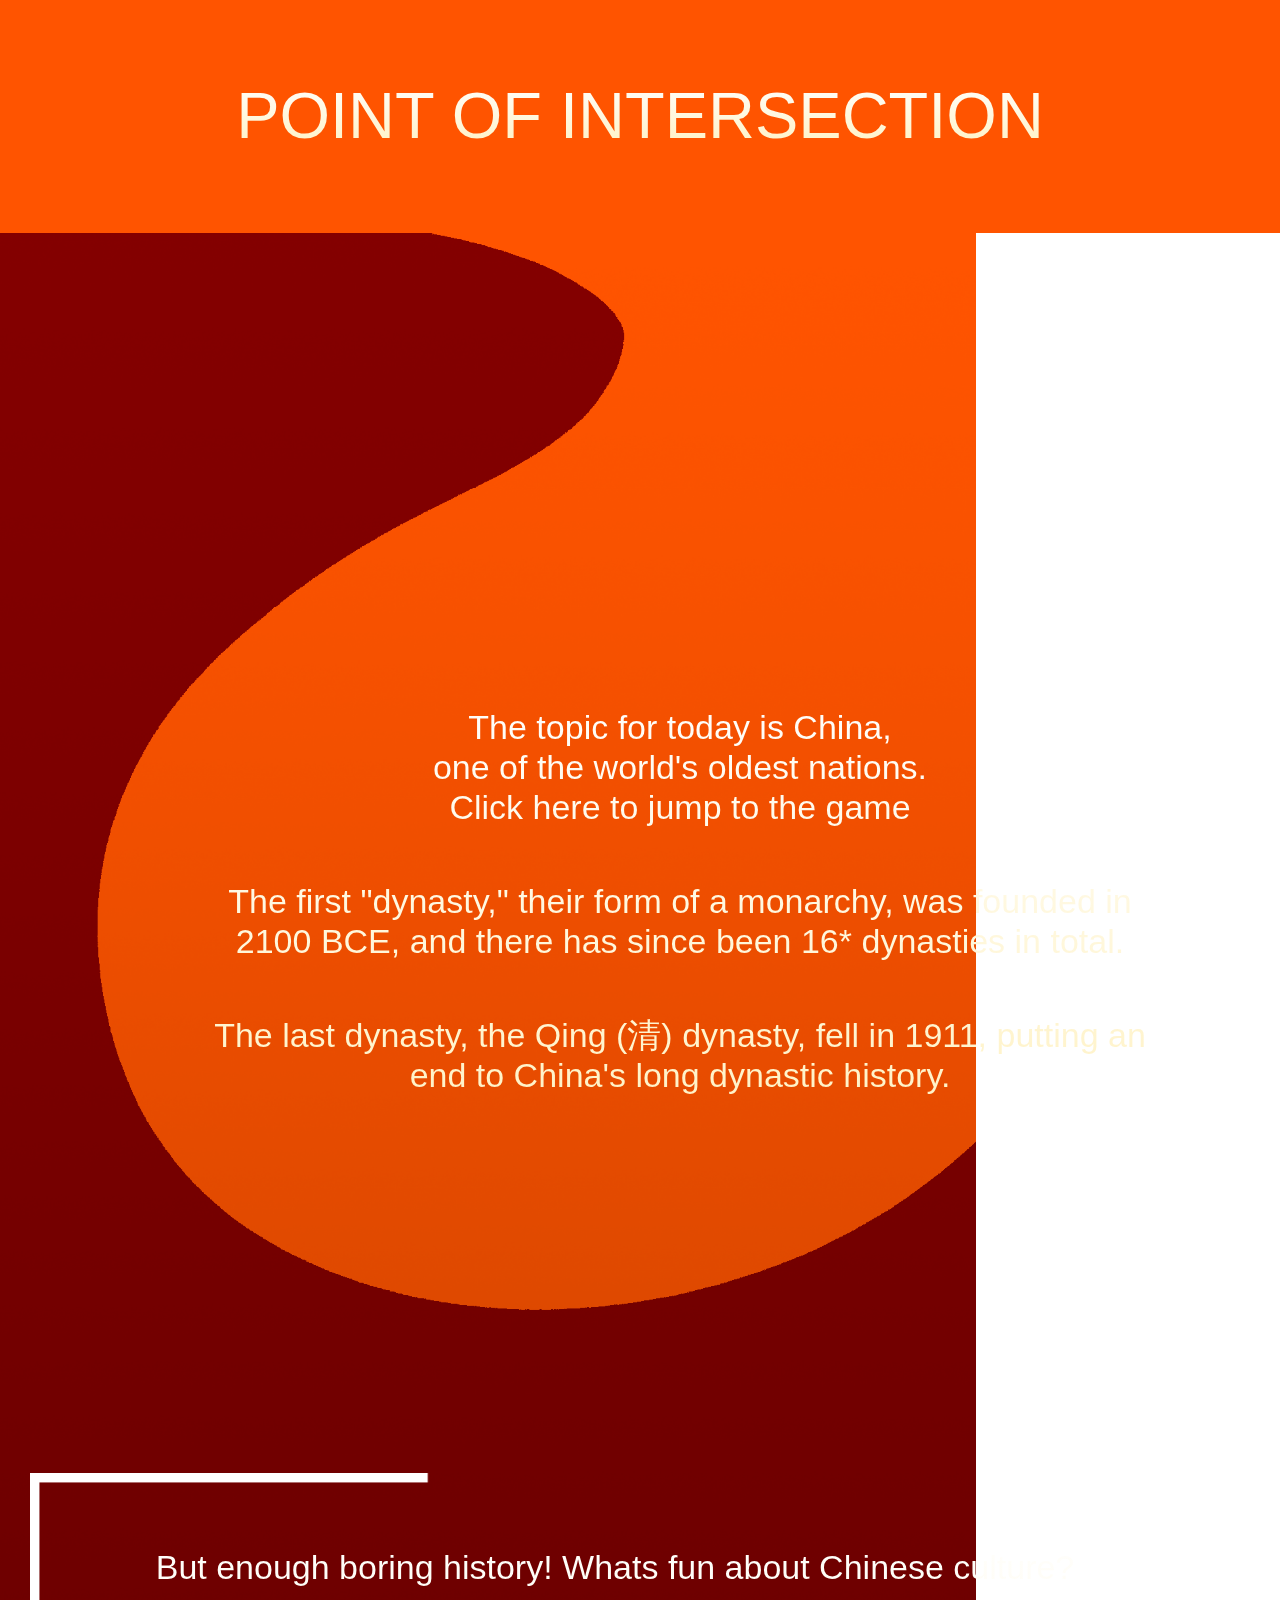
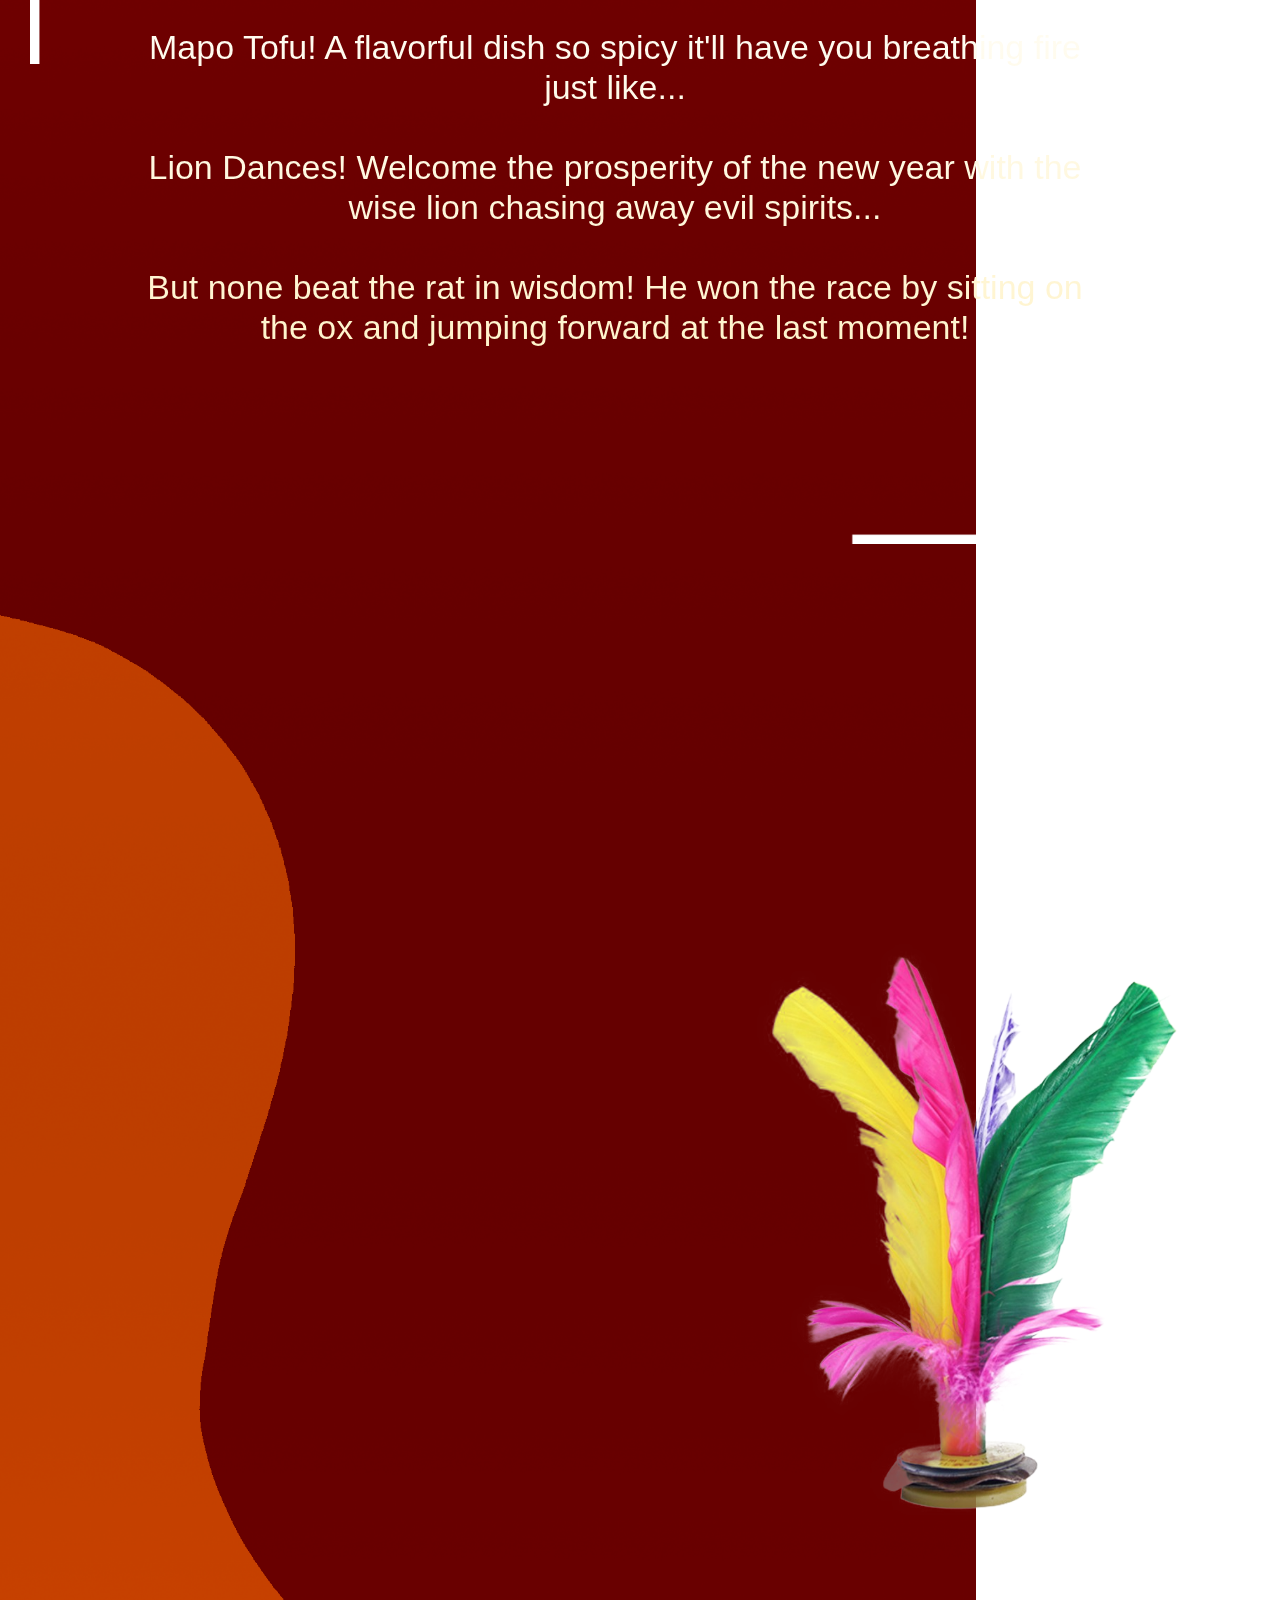
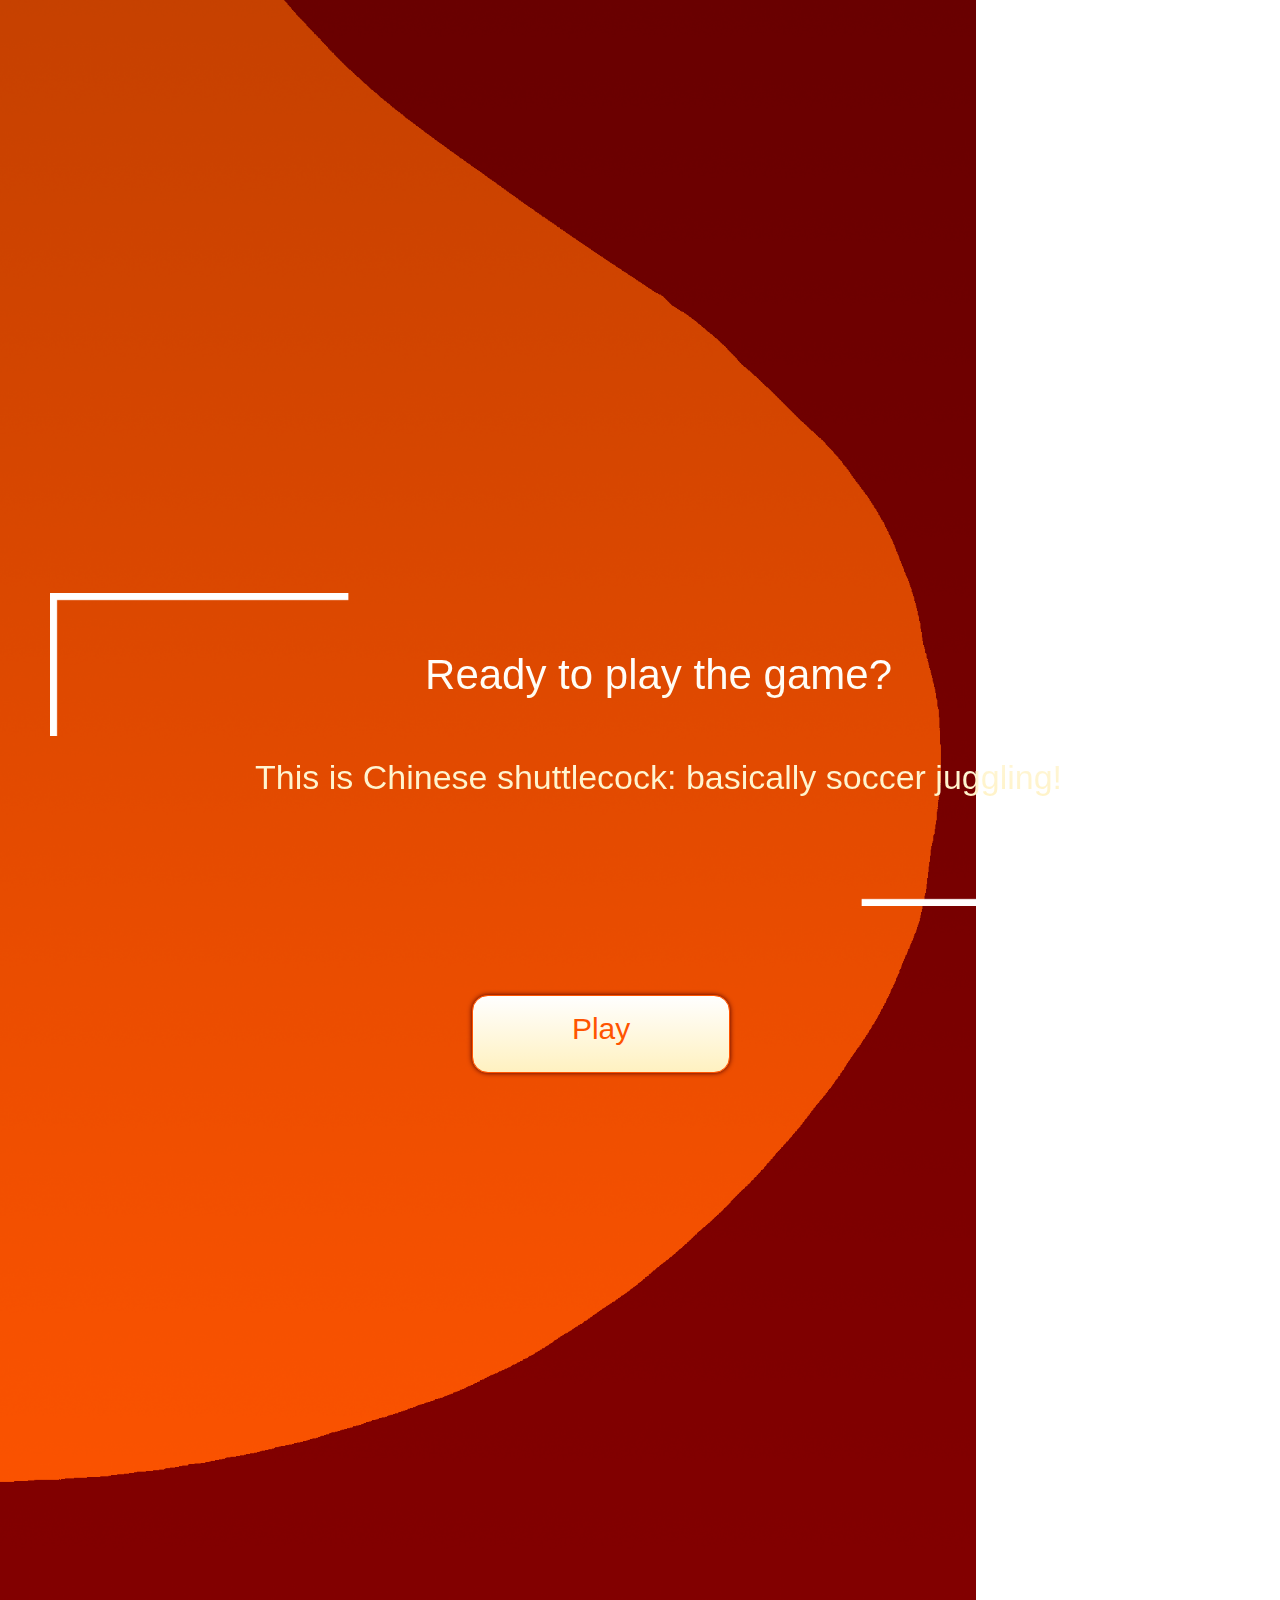
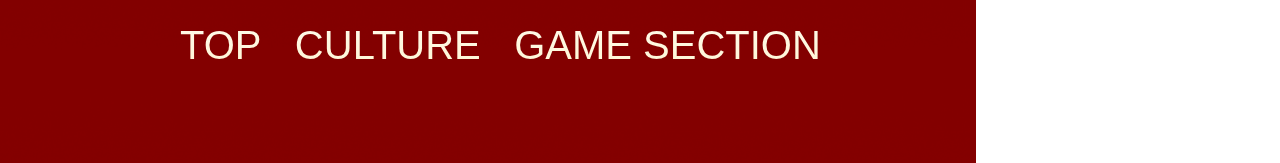
<file: index.html>
<!DOCTYPE html>
<html lang="en">
<head>
    <meta charset="UTF-8">
    <title>Point of Intersection</title>
    <link href="styleMain.css" rel="stylesheet">
    <link href='http://fonts.googleapis.com/css?family=Roboto:200,500,400,300,700&subset=latin,latin-ext'
          rel='stylesheet' type='text/css'/>
</head>
<body>
<header id="header">
    <h1>Point of Intersection</h1>
</header>
<div class="content">
    <!--<div id="intro">
        <p class="body-text">
            Hello, thanks for scanning that barcode!<br/>
            Scroll down to read a little about the culture and game.<br/>
            Alternatively, <a href="#gameSection">click here</a> to go straight to the game!<br/>
            <img alt="Paragraph Break" class="diamond-para-break" src="2017-clipart-diamond-19.png">
        </p>
    </div>-->
    <!--<div id="culture-history">
        <p class="body-text">
            The topic for today is China, one of the world's oldest nations.<br/>
            The first "dynasty," their form of a monarchy, was founded in 2100 BCE, and there has since been 16<a
                class="no-underline" href="#references">*</a> dynasties in total.<br/>
            <img alt="Paragraph Break" class="diamond-para-break" src="2017-clipart-diamond-19.png"><br/>
            <div id="intro">
        <p class="body-text">
            Hello, thanks for scanning that barcode!<br/>
            Scroll down to read a little about the culture and game.<br/>
            Alternatively, <a href="#gameSection">click here</a> to go straight to the game!<br/>
            <img alt="Paragraph Break" class="diamond-para-break" src="2017-clipart-diamond-19.png">
        </p>
    </div>-->
    <img src="topleft.png" style="position: absolute; top: 1240px; width: 400px;left: 30px">
    <img src="bottomright.png" style="position: absolute; top: 1720px; width: 400px;right: 30px">
    <div id="culture-history">
        <p class="body-text">
            The topic for today is China,<br/>
            one of the world's oldest nations.<br/>
            <a href="#gameSection" class="underline">Click here to jump to the game</a><br/>
        </p>
        <p class="body-text">
            The first <a href="https://en.wikipedia.org/wiki/Dynasties_in_Chinese_history" class="underline" target="_blank">"dynasty," their form of a monarchy<a>, was founded in 2100 BCE, and there has since been 16<a
                class="no-underline" href="#references">*</a> dynasties in total.<br/>
        </p>
        <p class="body-text">
            The last dynasty, <a href="https://www.history.com/topics/china/qing-dynasty" class="underline" target="_blank">the Qing (清) dynasty</a>, fell in 1911, putting an end to China's long dynastic history.<br/>
        </p>
    </div>
    <div style="position: absolute; top: 2300px; right: 80px;">
        <img alt="image of a colorful kicking shuttlecock, basically a stone with feathers attached on one side."
             src="shuttlecock.png" style="width: 450px; height: auto">
    </div>
    <div id="culture-food">
        <p class="body-text">
            But enough boring history! Whats fun about Chinese culture?<br/><br/>
            <a href="https://omnivorescookbook.com/authentic-mapo-tofu/" class="underline" target="_blank">Mapo Tofu!</a> A flavorful dish so spicy it'll have you breathing fire just like...<br/><br/>
            <a href="https://www.chinahighlights.com/travelguide/special-report/chinese-new-year/new-year-lion-dance.htm" class="underline" target="_blank">Lion Dances!</a> Welcome the prosperity of the new year with the wise lion chasing away evil
            spirits...<br/><br/>
            <a href="https://www.chinahighlights.com/travelguide/chinese-zodiac/story.htm" class="underline" target="_blank">But none beat the rat in wisdom!</a> He won the race by sitting on the ox and jumping forward at the last
            moment!<br/><br/>
        </p>
    </div>
    <img src="topleft.png" style="position: absolute; top: 3560px; width: 300px;left: 50px">
    <img src="bottomright.png" style="position: absolute; top: 3730px; width: 300px;right: 120px">
    <div id="gameSection">
        <div style="background: -webkit-linear-gradient(#ffffff, #fff1c0); -webkit-background-clip: text; -webkit-text-fill-color: transparent;">
            <p class="body-text" style="font-size: 42px">
                Ready to play the game?
            <p/>
            <p class="body-text">
                This is Chinese shuttlecock: basically soccer juggling!
            <p/>
        </div>
        <p class="light-red">
            <a class="button-card" href="game.html">
                Play
            </a>
        </p>
    </div>
    <div id="references">
    </div>
    <div class="footer">
        <p style="text-align: center"><a class="no-underline" href="#header">Top</a>&nbsp;&nbsp;
            <a class="no-underline" href="#culture-food">Culture</a>&nbsp;&nbsp;
            <a class="no-underline" href="#gameSection">Game Section</a>

        </p>
    </div>
</div>
</body>
</html>
</file>
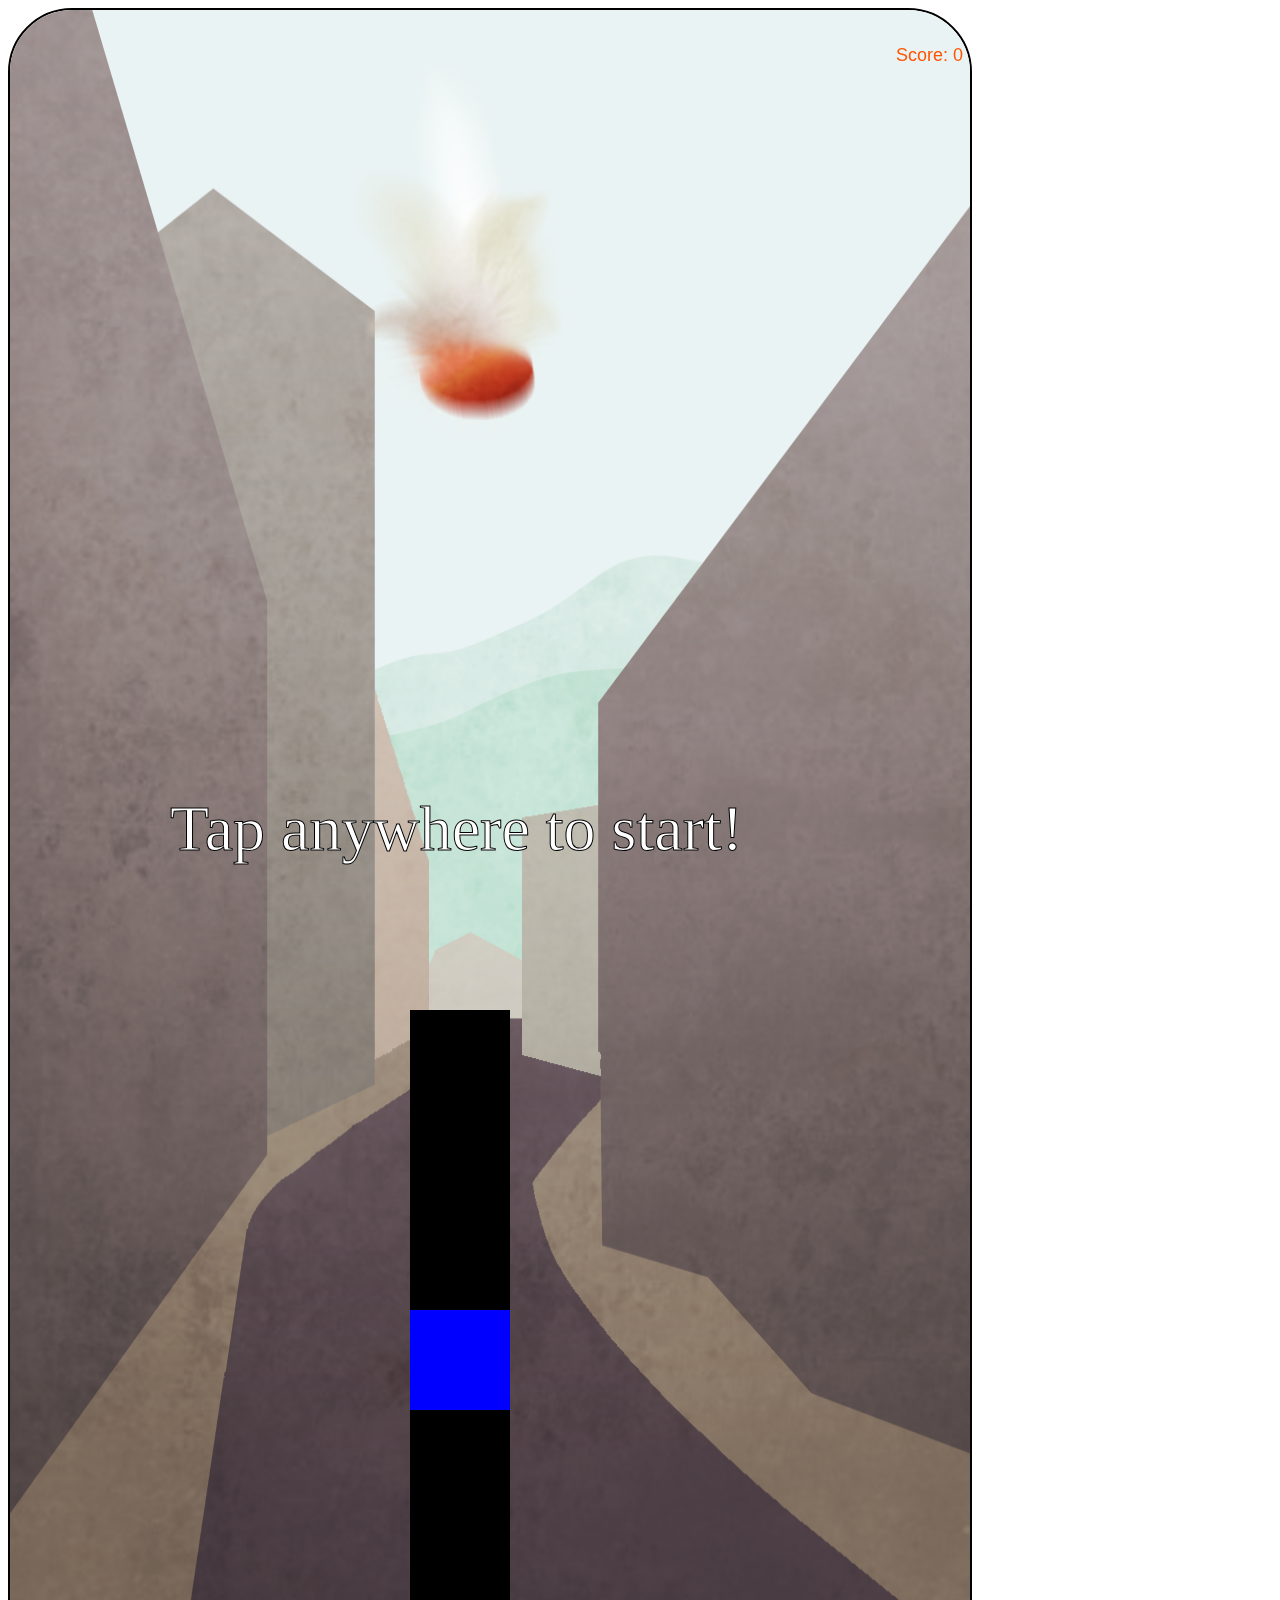
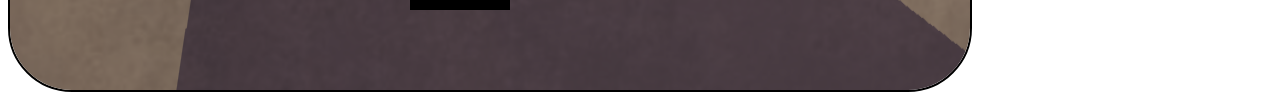
<file: game.html>
<!DOCTYPE html>
<html lang="en">
<head>
    <meta charset="UTF-8">
    <title>Point of Intersection</title>
    <link href="styleMain.css" rel="stylesheet">
    <link href='http://fonts.googleapis.com/css?family=Roboto:200,500,400,300,700&subset=latin,latin-ext'
          rel='stylesheet' type='text/css'/>
    <meta content="user-scalable=no" name="viewport">
</head>
<body>
<div class="scoreboard">
    <p id="game1Score">
        Score: 0
    </p>
</div>
<canvas class="gameCanvas" height="1680" id="myCanvas" style="border: 2px solid" width="960"><!-- The Game is drawn in here--> </canvas>
<script src="multipleChoiceGame.js"></script>
<script src="game1.js"></script>
</body>
</html>
</file>
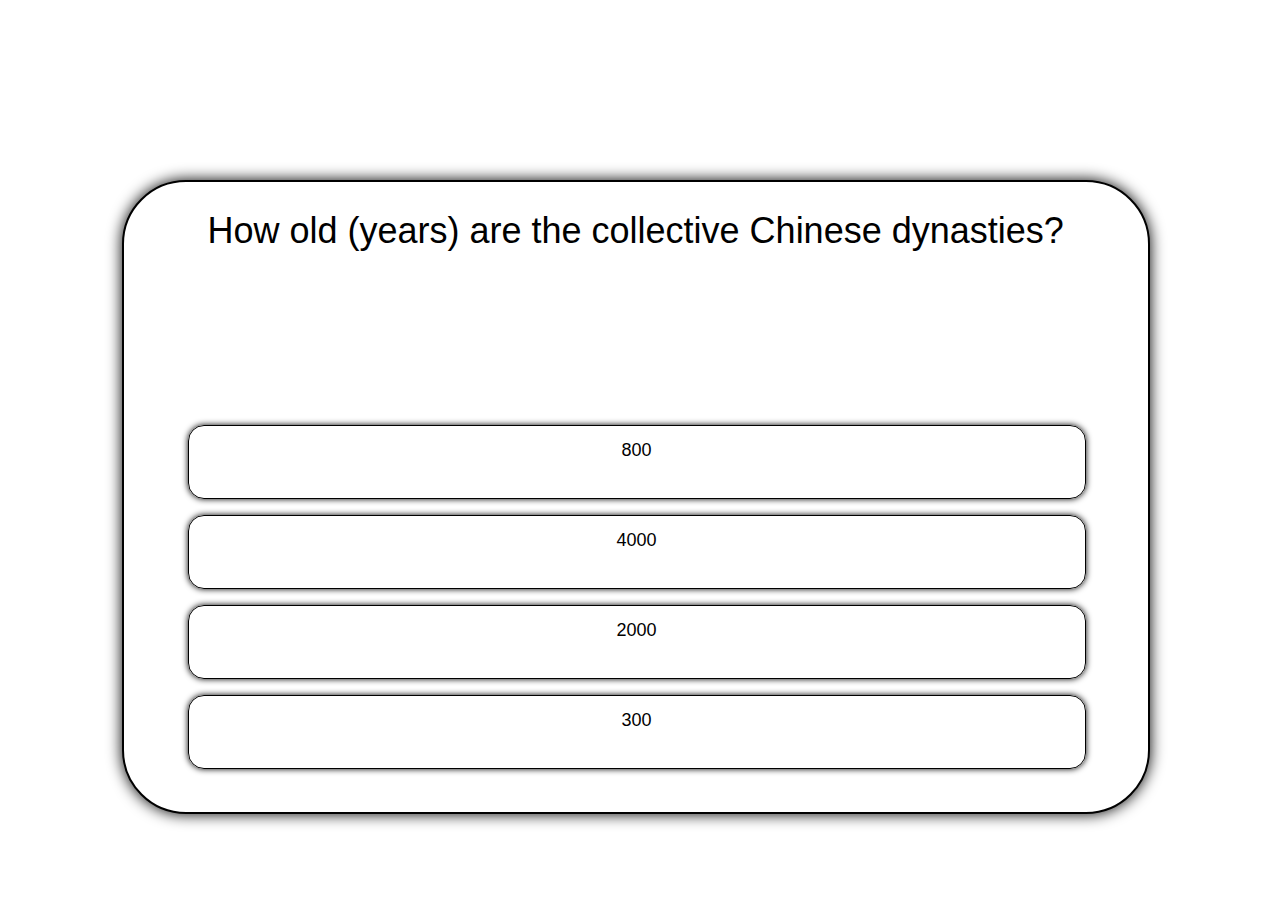
<file: test.html>
<!DOCTYPE html>
<html lang="en">
<head>
    <meta charset="UTF-8">
    <title>Title</title>
    <link rel="stylesheet" href="styleMain.css">
</head>
<body>
<!--    <div class="myCard">-->
<!--        <div class="cardContent">-->
<!--            <p>-->
<!--                hi-->
<!--            </p>-->
<!--        </div>-->
<!--    </div>-->
<script src="multipleChoiceGame.js"></script>
<script>
    startMultipleChoice(function (e){alert(e);});
</script>
</body>
</html>
</file>
<file: styleMain.css>
body {
    background-color: #ffffff;
    /*padding-top: 0px;*/
    /*margin-top: 0px;*/
    /*width: 1rem;*/
    font-family: "Roboto Light", Helvetica, Arial, sans-serif;
}
canvas {
    background-color: #ffffff;
    border-radius: 4rem;
    box-shadow: 0 0 20rem #0000;
}

html {
    scroll-behavior: smooth;
    font-family: "Roboto Light", Helvetica, Arial, sans-serif;
}

.disable-dbl-tap-zoom {
    touch-action: manipulation;
}

header {
    background-color: #ff5400;
    margin-left: -0.5em;
    margin-right: -0.5em;
    margin-top: -1.25em;
    color: white;
    text-transform: uppercase;
    padding-top: 30px;
    /*position: absolute;*/
    /*left: 0;*/
    /*top: 0;*/
    /*height: 6vh;*/
    height: 100px;
    padding-bottom: 115px;

    /*
    border-bottom:1px solid #CCC;
    */
}

header h1 {
    /*vertical-align: ;*/
    position: relative;
    text-align: center;
    top: 16px;
    font-weight: 400;
    background: -webkit-linear-gradient(#ffffff, #fff1c0);
    -webkit-background-clip: text;
    -webkit-text-fill-color: transparent;
    font-size: 65px;
}

.body-text {
    text-align: center;
    font-size: 34px;
    font-weight: 400;
    /*max-width: 60vw;*/
    padding-left: 10vw;
    padding-right: 10vw;
    line-height: 40px;
    color: white;
    padding-bottom: 20px;
}

.diamond-para-break {
    position: relative;
    left: -3px;
    width: 11px;
    height: auto;
    margin-top: 17px;
    margin-bottom: 7px;
}

a {
    color: white;
    text-underline: none;
}

a:hover {
    color: #fff1c0;
}

a:active {
    color: #fff1c0;
}

a.no-underline {
    text-decoration: none;
}

.content {
    background-image: url("bkgda.png");
    position: absolute;
    left: 0;
    right: 0;
    -webkit-background-size: contain;
    -moz-background-size: contain;
    -o-background-size: contain;
    background-size: contain;
    height: 4730px;
    background-repeat: no-repeat;
}

#culture-history {
    position: absolute;
    left: 80px;
    top: 440px;
    background: -webkit-linear-gradient(#ffffff, #fff1c0);
    -webkit-background-clip: text;
    -webkit-text-fill-color: transparent;
}

#culture-food {
    position: absolute;
    right: 50px;
    top: 1280px;
    background: -webkit-linear-gradient(#ffffff, #fff1c0);
    -webkit-background-clip: text;
    -webkit-text-fill-color: transparent;
}

#gameSection {
    position: absolute;
    top: 3580px;
    right: 90px;
}

.footer {
    position: absolute;
    top: 4550px;
    text-align: center;
    font-size: 40px;
    text-transform: uppercase;
    padding-left: 180px;
    background: -webkit-linear-gradient(#ffffff, #fff1c0);
    -webkit-background-clip: text;
    -webkit-text-fill-color: transparent;
}

.myCard {
    height: 70vh;
    width: 80vw;
    position: absolute;
    left: 9.5vw;
    top: 20vh;
    border: 2px solid;
    border-radius: 4rem;
    background-color: #ffffff;
    /*padding: 8rem;*/
    z-index: 2;
    box-shadow: 0 0 0.9em #000;
}

.myCard .cardContent {
    padding: 4rem;
    padding-top: 2rem;
    z-index: 3;
    margin: 0;
}

.myCard .cardContent p {
    text-align: center;
    /*TODO*/
    /*font: ;*/
    /*color: ;*/
    /*color: aqua;*/
    padding: 0;
    margin: -0.1em;
    font-size: 4vh;
}

.myCard .cardContent .answerCard {
    position: absolute;
    height: 8vh;
    width: 70vw;
    border: 1px solid;
    border-radius: 1rem;
    box-shadow: 0 0 0.4rem #000;
}

.myCard .cardContent .answerCard p {
    text-align: center;
    vertical-align: center;
    font-size: 2vh;
    padding: 1em;
    position: relative;
    top: 0;
    margin-top: -0.25em;
}

.myCard .cardContent .answerCard:hover {
    /*TODO*/
}

.myCard .cardContent .answerCard:active {
    box-shadow: 0 0 0.1em #000;
    /*TODO*/
}

.button-card {
    border-radius: 1rem;
    box-shadow: 0 0 0.3rem #500000;
    border: 1px solid;
    position: absolute;
    height: 60px;
    width: 20vw;
    color: #ff5400;
    background-image: linear-gradient(to bottom,white,#fff1c0);
    text-decoration: none;
    text-align: center;
    font-size: 30px;
    left: 185px;
    margin-top: 9rem;
    padding-top: 1rem;
    margin-left: 10rem;
}

.button-card:active {
    box-shadow: 0 0 0.6rem #500000;
    color: #ff5400;
    font-weight: normal;
}

.button-card:hover {
    box-shadow: 0 0 0.6rem #500000;
    color: #ff5400;
    font-weight: normal;
}

.scoreboard {
    position: absolute;
    left: 70vw;
    top: 3vh;
    font-size: 2vh;
    color: #ff5400;
}

.underline {
    /*color: magenta;*/
    text-decoration: underline;
}
</file>
